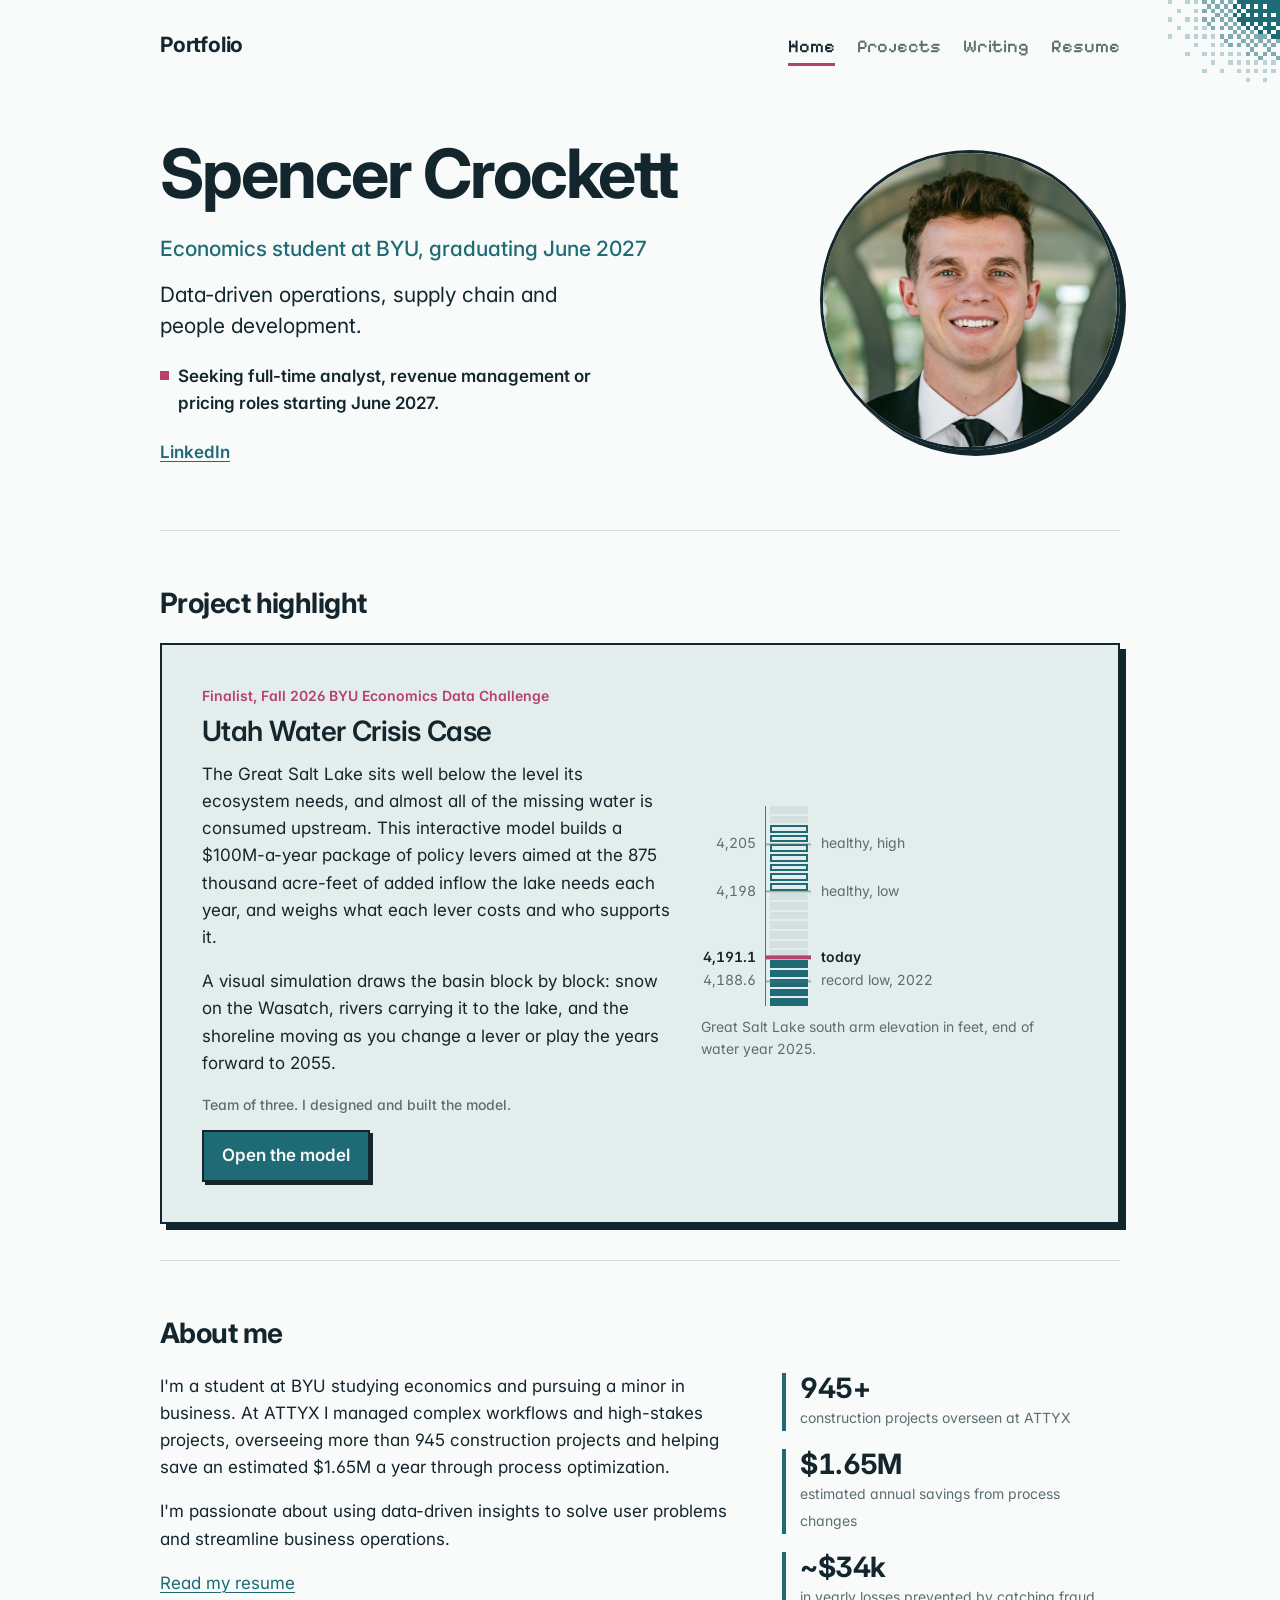
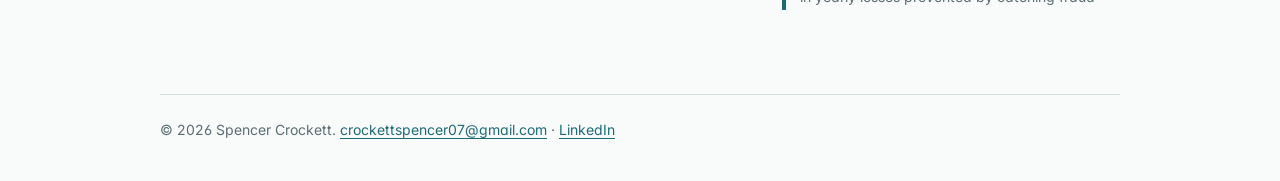
<file: index.html>
<!DOCTYPE html>
<html lang="en">
<head>
    <meta charset="UTF-8">
    <meta name="viewport" content="width=device-width, initial-scale=1.0">
    <title>Spencer Crockett | Portfolio</title>
    <meta name="description" content="Spencer Crockett, economics student at BYU focused on data-driven operations, supply chain and people development.">
    <link rel="preconnect" href="https://fonts.googleapis.com">
    <link rel="preconnect" href="https://fonts.gstatic.com" crossorigin>
    <link href="https://fonts.googleapis.com/css2?family=Inter:wght@400;500;600;700&family=Pixelify+Sans:wght@500;600&display=swap" rel="stylesheet">
    <link rel="stylesheet" href="styles/styles.css">
</head>
<body>
<svg class="pixel-fade" viewBox="0 0 26 20" shape-rendering="crispEdges" aria-hidden="true" focusable="false"><rect class="c" x="0" y="0" width="1" height="1"/><rect class="c" x="4" y="0" width="1" height="1"/><rect class="c" x="6" y="0" width="1" height="1"/><rect class="b" x="8" y="0" width="1" height="1"/><rect class="b" x="10" y="0" width="1" height="1"/><rect class="b" x="12" y="0" width="1" height="1"/><rect class="b" x="14" y="0" width="1" height="1"/><rect class="a" x="16" y="0" width="1" height="1"/><rect class="a" x="17" y="0" width="1" height="1"/><rect class="a" x="18" y="0" width="1" height="1"/><rect class="a" x="19" y="0" width="1" height="1"/><rect class="a" x="20" y="0" width="1" height="1"/><rect class="a" x="21" y="0" width="1" height="1"/><rect class="a" x="22" y="0" width="1" height="1"/><rect class="a" x="23" y="0" width="1" height="1"/><rect class="a" x="24" y="0" width="1" height="1"/><rect class="a" x="25" y="0" width="1" height="1"/><rect class="b" x="9" y="1" width="1" height="1"/><rect class="b" x="11" y="1" width="1" height="1"/><rect class="b" x="13" y="1" width="1" height="1"/><rect class="a" x="15" y="1" width="1" height="1"/><rect class="a" x="17" y="1" width="1" height="1"/><rect class="a" x="19" y="1" width="1" height="1"/><rect class="a" x="21" y="1" width="1" height="1"/><rect class="a" x="23" y="1" width="1" height="1"/><rect class="a" x="24" y="1" width="1" height="1"/><rect class="a" x="25" y="1" width="1" height="1"/><rect class="c" x="2" y="2" width="1" height="1"/><rect class="c" x="6" y="2" width="1" height="1"/><rect class="b" x="8" y="2" width="1" height="1"/><rect class="b" x="10" y="2" width="1" height="1"/><rect class="b" x="12" y="2" width="1" height="1"/><rect class="b" x="14" y="2" width="1" height="1"/><rect class="a" x="16" y="2" width="1" height="1"/><rect class="a" x="18" y="2" width="1" height="1"/><rect class="a" x="19" y="2" width="1" height="1"/><rect class="a" x="20" y="2" width="1" height="1"/><rect class="a" x="21" y="2" width="1" height="1"/><rect class="a" x="22" y="2" width="1" height="1"/><rect class="a" x="23" y="2" width="1" height="1"/><rect class="a" x="24" y="2" width="1" height="1"/><rect class="a" x="25" y="2" width="1" height="1"/><rect class="b" x="11" y="3" width="1" height="1"/><rect class="b" x="13" y="3" width="1" height="1"/><rect class="a" x="15" y="3" width="1" height="1"/><rect class="a" x="17" y="3" width="1" height="1"/><rect class="a" x="19" y="3" width="1" height="1"/><rect class="a" x="21" y="3" width="1" height="1"/><rect class="a" x="23" y="3" width="1" height="1"/><rect class="a" x="25" y="3" width="1" height="1"/><rect class="c" x="0" y="4" width="1" height="1"/><rect class="c" x="4" y="4" width="1" height="1"/><rect class="c" x="6" y="4" width="1" height="1"/><rect class="b" x="8" y="4" width="1" height="1"/><rect class="b" x="10" y="4" width="1" height="1"/><rect class="b" x="12" y="4" width="1" height="1"/><rect class="b" x="14" y="4" width="1" height="1"/><rect class="a" x="16" y="4" width="1" height="1"/><rect class="a" x="17" y="4" width="1" height="1"/><rect class="a" x="18" y="4" width="1" height="1"/><rect class="a" x="19" y="4" width="1" height="1"/><rect class="a" x="20" y="4" width="1" height="1"/><rect class="a" x="21" y="4" width="1" height="1"/><rect class="a" x="22" y="4" width="1" height="1"/><rect class="a" x="23" y="4" width="1" height="1"/><rect class="a" x="24" y="4" width="1" height="1"/><rect class="a" x="25" y="4" width="1" height="1"/><rect class="b" x="9" y="5" width="1" height="1"/><rect class="b" x="13" y="5" width="1" height="1"/><rect class="b" x="15" y="5" width="1" height="1"/><rect class="a" x="17" y="5" width="1" height="1"/><rect class="a" x="19" y="5" width="1" height="1"/><rect class="a" x="21" y="5" width="1" height="1"/><rect class="a" x="23" y="5" width="1" height="1"/><rect class="a" x="25" y="5" width="1" height="1"/><rect class="c" x="2" y="6" width="1" height="1"/><rect class="c" x="6" y="6" width="1" height="1"/><rect class="c" x="8" y="6" width="1" height="1"/><rect class="b" x="10" y="6" width="1" height="1"/><rect class="b" x="12" y="6" width="1" height="1"/><rect class="b" x="14" y="6" width="1" height="1"/><rect class="b" x="16" y="6" width="1" height="1"/><rect class="a" x="18" y="6" width="1" height="1"/><rect class="a" x="20" y="6" width="1" height="1"/><rect class="a" x="22" y="6" width="1" height="1"/><rect class="a" x="23" y="6" width="1" height="1"/><rect class="a" x="24" y="6" width="1" height="1"/><rect class="b" x="15" y="7" width="1" height="1"/><rect class="b" x="17" y="7" width="1" height="1"/><rect class="b" x="19" y="7" width="1" height="1"/><rect class="a" x="21" y="7" width="1" height="1"/><rect class="a" x="23" y="7" width="1" height="1"/><rect class="a" x="25" y="7" width="1" height="1"/><rect class="c" x="0" y="8" width="1" height="1"/><rect class="c" x="4" y="8" width="1" height="1"/><rect class="c" x="6" y="8" width="1" height="1"/><rect class="c" x="8" y="8" width="1" height="1"/><rect class="c" x="10" y="8" width="1" height="1"/><rect class="b" x="12" y="8" width="1" height="1"/><rect class="b" x="14" y="8" width="1" height="1"/><rect class="b" x="16" y="8" width="1" height="1"/><rect class="b" x="18" y="8" width="1" height="1"/><rect class="b" x="20" y="8" width="1" height="1"/><rect class="b" x="21" y="8" width="1" height="1"/><rect class="b" x="22" y="8" width="1" height="1"/><rect class="a" x="24" y="8" width="1" height="1"/><rect class="a" x="25" y="8" width="1" height="1"/><rect class="b" x="13" y="9" width="1" height="1"/><rect class="b" x="17" y="9" width="1" height="1"/><rect class="b" x="19" y="9" width="1" height="1"/><rect class="b" x="21" y="9" width="1" height="1"/><rect class="b" x="23" y="9" width="1" height="1"/><rect class="b" x="25" y="9" width="1" height="1"/><rect class="c" x="6" y="10" width="1" height="1"/><rect class="c" x="10" y="10" width="1" height="1"/><rect class="c" x="12" y="10" width="1" height="1"/><rect class="b" x="14" y="10" width="1" height="1"/><rect class="b" x="16" y="10" width="1" height="1"/><rect class="b" x="18" y="10" width="1" height="1"/><rect class="b" x="20" y="10" width="1" height="1"/><rect class="b" x="22" y="10" width="1" height="1"/><rect class="b" x="24" y="10" width="1" height="1"/><rect class="b" x="19" y="11" width="1" height="1"/><rect class="b" x="23" y="11" width="1" height="1"/><rect class="c" x="4" y="12" width="1" height="1"/><rect class="c" x="8" y="12" width="1" height="1"/><rect class="c" x="10" y="12" width="1" height="1"/><rect class="c" x="12" y="12" width="1" height="1"/><rect class="c" x="14" y="12" width="1" height="1"/><rect class="c" x="16" y="12" width="1" height="1"/><rect class="b" x="18" y="12" width="1" height="1"/><rect class="b" x="20" y="12" width="1" height="1"/><rect class="b" x="22" y="12" width="1" height="1"/><rect class="b" x="24" y="12" width="1" height="1"/><rect class="b" x="21" y="13" width="1" height="1"/><rect class="b" x="25" y="13" width="1" height="1"/><rect class="c" x="10" y="14" width="1" height="1"/><rect class="c" x="14" y="14" width="1" height="1"/><rect class="c" x="16" y="14" width="1" height="1"/><rect class="c" x="18" y="14" width="1" height="1"/><rect class="c" x="20" y="14" width="1" height="1"/><rect class="c" x="22" y="14" width="1" height="1"/><rect class="c" x="24" y="14" width="1" height="1"/><rect class="c" x="8" y="16" width="1" height="1"/><rect class="c" x="12" y="16" width="1" height="1"/><rect class="c" x="16" y="16" width="1" height="1"/><rect class="c" x="18" y="16" width="1" height="1"/><rect class="c" x="20" y="16" width="1" height="1"/><rect class="c" x="22" y="16" width="1" height="1"/><rect class="c" x="24" y="16" width="1" height="1"/><rect class="c" x="18" y="18" width="1" height="1"/><rect class="c" x="22" y="18" width="1" height="1"/></svg>

<header class="site-header">
    <a class="site-name" href="index.html">Portfolio</a>
    <nav class="site-nav" aria-label="Main">
        <a href="index.html" aria-current="page">Home</a>
        <a href="html/projects.html">Projects</a>
        <a href="html/writing.html">Writing</a>
        <a href="html/resume.html">Resume</a>
    </nav>
</header>

<main>
    <section class="intro">
        <div>
            <h1>Spencer Crockett</h1>
            <p class="role">Economics student at BYU, graduating June 2027</p>
            <p class="lede">Data-driven operations, supply chain and people development.</p>
            <p class="seeking">Seeking full-time analyst, revenue management or pricing roles starting June 2027.</p>
            <p class="intro-links">
                <a href="https://www.linkedin.com/in/spencer-crockett" target="_blank" rel="noopener">LinkedIn</a>
            </p>
        </div>
        <img class="headshot" src="images/headshot.jpg" width="720" height="720" alt="Spencer Crockett">
    </section>

    <section class="section" id="work">
        <h2>Project highlight</h2>

        <article class="feature">
            <div>
                <p class="award">Finalist, Fall 2026 BYU Economics Data Challenge</p>
                <h3>Utah Water Crisis Case</h3>
                <p>The Great Salt Lake sits well below the level its ecosystem needs, and almost all of the missing water is consumed upstream. This interactive model builds a $100M-a-year package of policy levers aimed at the 875 thousand acre-feet of added inflow the lake needs each year, and weighs what each lever costs and who supports it.</p>
                <p>A visual simulation draws the basin block by block: snow on the Wasatch, rivers carrying it to the lake, and the shoreline moving as you change a lever or play the years forward to 2055.</p>
                <p class="feature-role">Team of three. I designed and built the model.</p>
                <a class="open" href="html/water-model.html">Open the model</a>
            </div>
            <figure class="gauge" aria-label="Great Salt Lake south arm elevation: 4,191.1 feet at the end of water year 2025, against a healthy range of 4,198 to 4,205 feet and a record low of 4,188.6 feet.">
                <div class="gauge-track" aria-hidden="true">
                    <div class="gauge-blocks"><span class="water"></span><span class="water"></span><span class="water"></span><span class="water"></span><span class="water"></span><span></span><span></span><span></span><span></span><span></span><span></span><span></span><span class="healthy"></span><span class="healthy"></span><span class="healthy"></span><span class="healthy"></span><span class="healthy"></span><span class="healthy"></span><span class="healthy"></span><span></span><span></span></div>
                    <div class="gauge-mark" style="bottom:80.95%"><span class="ft">4,205</span><span class="tick"></span><span class="lbl">healthy, high</span></div>
                    <div class="gauge-mark" style="bottom:57.14%"><span class="ft">4,198</span><span class="tick"></span><span class="lbl">healthy, low</span></div>
                    <div class="gauge-mark now" style="bottom:24.29%"><span class="ft">4,191.1</span><span class="tick"></span><span class="lbl">today</span></div>
                    <div class="gauge-mark" style="bottom:12.38%"><span class="ft">4,188.6</span><span class="tick"></span><span class="lbl">record low, 2022</span></div>
                </div>
                <figcaption>Great Salt Lake south arm elevation in feet, end of water year 2025.</figcaption>
            </figure>
        </article>

    </section>

    <section class="section" id="about">
        <h2>About me</h2>
        <div class="about">
            <div>
                <p>I'm a student at BYU studying economics and pursuing a minor in business. At ATTYX I managed complex workflows and high-stakes projects, overseeing more than 945 construction projects and helping save an estimated $1.65M a year through process optimization.</p>
                <p>I'm passionate about using data-driven insights to solve user problems and streamline business operations.</p>
                <p><a href="html/resume.html">Read my resume</a></p>
            </div>
            <ul class="facts">
                <li><strong>945+</strong><span>construction projects overseen at ATTYX</span></li>
                <li><strong>$1.65M</strong><span>estimated annual savings from process changes</span></li>
                <li><strong>~$34k</strong><span>in yearly losses prevented by catching fraud</span></li>
            </ul>
        </div>
    </section>
</main>

<footer class="site-footer">
    <p>© 2026 Spencer Crockett. <a href="mailto:crockettspencer07@gmail.com">crockettspencer07@gmail.com</a> · <a href="https://www.linkedin.com/in/spencer-crockett" target="_blank" rel="noopener">LinkedIn</a></p>
</footer>

</body>
</html>
</file>
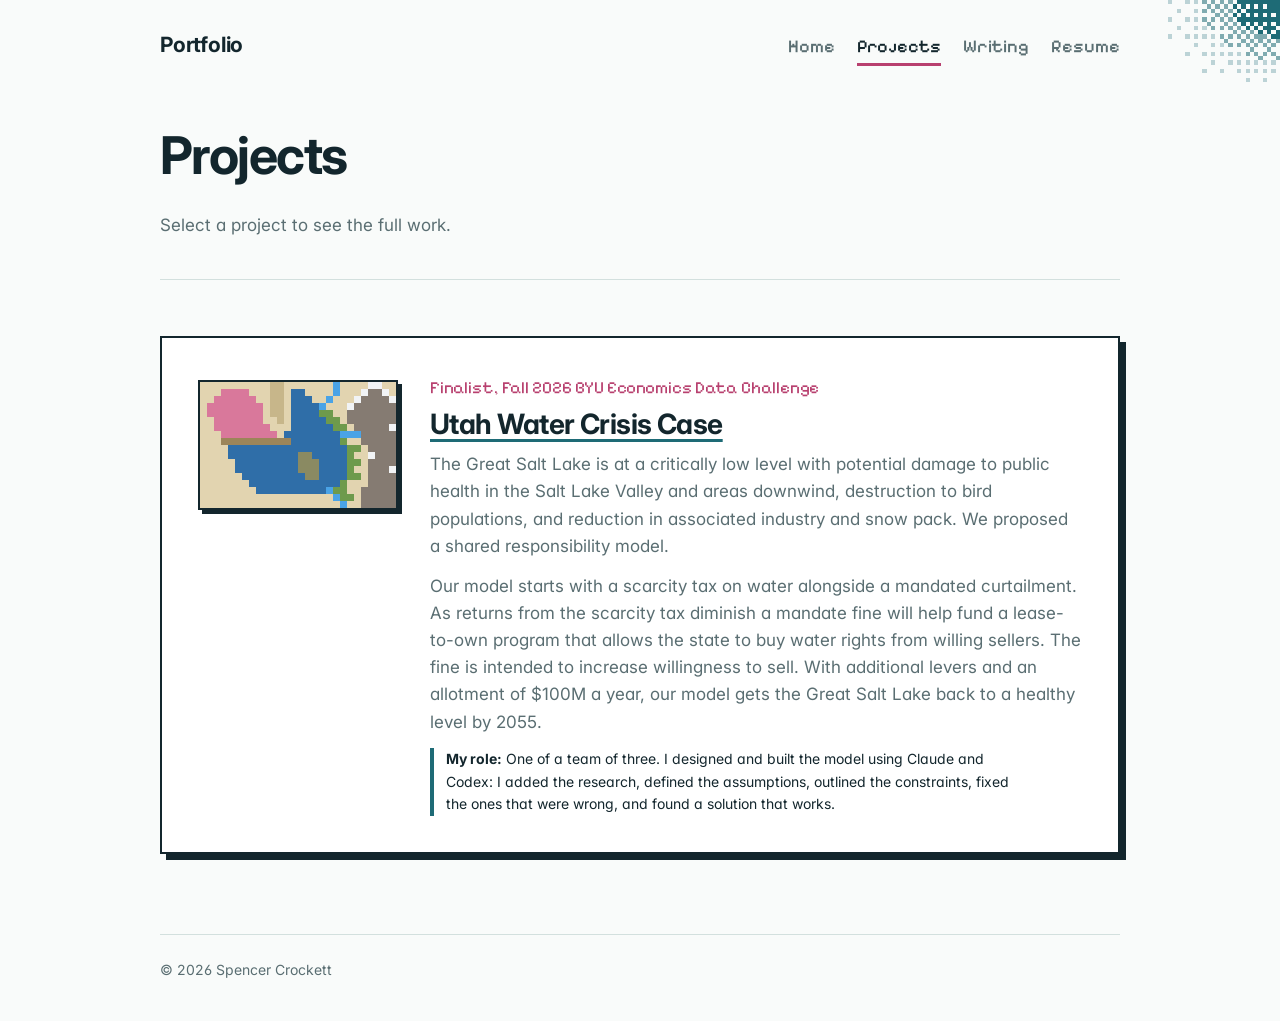
<file: html/projects.html>
<!DOCTYPE html>
<html lang="en">
<head>
    <meta charset="UTF-8">
    <meta name="viewport" content="width=device-width, initial-scale=1.0">
    <title>Projects | Spencer Crockett</title>
    <link rel="preconnect" href="https://fonts.googleapis.com">
    <link rel="preconnect" href="https://fonts.gstatic.com" crossorigin>
    <link href="https://fonts.googleapis.com/css2?family=Inter:wght@400;500;600;700&family=Pixelify+Sans:wght@500;600&display=swap" rel="stylesheet">
    <link rel="stylesheet" href="../styles/styles.css">
</head>
<body>
<svg class="pixel-fade" viewBox="0 0 26 20" shape-rendering="crispEdges" aria-hidden="true" focusable="false"><rect class="c" x="0" y="0" width="1" height="1"/><rect class="c" x="4" y="0" width="1" height="1"/><rect class="c" x="6" y="0" width="1" height="1"/><rect class="b" x="8" y="0" width="1" height="1"/><rect class="b" x="10" y="0" width="1" height="1"/><rect class="b" x="12" y="0" width="1" height="1"/><rect class="b" x="14" y="0" width="1" height="1"/><rect class="a" x="16" y="0" width="1" height="1"/><rect class="a" x="17" y="0" width="1" height="1"/><rect class="a" x="18" y="0" width="1" height="1"/><rect class="a" x="19" y="0" width="1" height="1"/><rect class="a" x="20" y="0" width="1" height="1"/><rect class="a" x="21" y="0" width="1" height="1"/><rect class="a" x="22" y="0" width="1" height="1"/><rect class="a" x="23" y="0" width="1" height="1"/><rect class="a" x="24" y="0" width="1" height="1"/><rect class="a" x="25" y="0" width="1" height="1"/><rect class="b" x="9" y="1" width="1" height="1"/><rect class="b" x="11" y="1" width="1" height="1"/><rect class="b" x="13" y="1" width="1" height="1"/><rect class="a" x="15" y="1" width="1" height="1"/><rect class="a" x="17" y="1" width="1" height="1"/><rect class="a" x="19" y="1" width="1" height="1"/><rect class="a" x="21" y="1" width="1" height="1"/><rect class="a" x="23" y="1" width="1" height="1"/><rect class="a" x="24" y="1" width="1" height="1"/><rect class="a" x="25" y="1" width="1" height="1"/><rect class="c" x="2" y="2" width="1" height="1"/><rect class="c" x="6" y="2" width="1" height="1"/><rect class="b" x="8" y="2" width="1" height="1"/><rect class="b" x="10" y="2" width="1" height="1"/><rect class="b" x="12" y="2" width="1" height="1"/><rect class="b" x="14" y="2" width="1" height="1"/><rect class="a" x="16" y="2" width="1" height="1"/><rect class="a" x="18" y="2" width="1" height="1"/><rect class="a" x="19" y="2" width="1" height="1"/><rect class="a" x="20" y="2" width="1" height="1"/><rect class="a" x="21" y="2" width="1" height="1"/><rect class="a" x="22" y="2" width="1" height="1"/><rect class="a" x="23" y="2" width="1" height="1"/><rect class="a" x="24" y="2" width="1" height="1"/><rect class="a" x="25" y="2" width="1" height="1"/><rect class="b" x="11" y="3" width="1" height="1"/><rect class="b" x="13" y="3" width="1" height="1"/><rect class="a" x="15" y="3" width="1" height="1"/><rect class="a" x="17" y="3" width="1" height="1"/><rect class="a" x="19" y="3" width="1" height="1"/><rect class="a" x="21" y="3" width="1" height="1"/><rect class="a" x="23" y="3" width="1" height="1"/><rect class="a" x="25" y="3" width="1" height="1"/><rect class="c" x="0" y="4" width="1" height="1"/><rect class="c" x="4" y="4" width="1" height="1"/><rect class="c" x="6" y="4" width="1" height="1"/><rect class="b" x="8" y="4" width="1" height="1"/><rect class="b" x="10" y="4" width="1" height="1"/><rect class="b" x="12" y="4" width="1" height="1"/><rect class="b" x="14" y="4" width="1" height="1"/><rect class="a" x="16" y="4" width="1" height="1"/><rect class="a" x="17" y="4" width="1" height="1"/><rect class="a" x="18" y="4" width="1" height="1"/><rect class="a" x="19" y="4" width="1" height="1"/><rect class="a" x="20" y="4" width="1" height="1"/><rect class="a" x="21" y="4" width="1" height="1"/><rect class="a" x="22" y="4" width="1" height="1"/><rect class="a" x="23" y="4" width="1" height="1"/><rect class="a" x="24" y="4" width="1" height="1"/><rect class="a" x="25" y="4" width="1" height="1"/><rect class="b" x="9" y="5" width="1" height="1"/><rect class="b" x="13" y="5" width="1" height="1"/><rect class="b" x="15" y="5" width="1" height="1"/><rect class="a" x="17" y="5" width="1" height="1"/><rect class="a" x="19" y="5" width="1" height="1"/><rect class="a" x="21" y="5" width="1" height="1"/><rect class="a" x="23" y="5" width="1" height="1"/><rect class="a" x="25" y="5" width="1" height="1"/><rect class="c" x="2" y="6" width="1" height="1"/><rect class="c" x="6" y="6" width="1" height="1"/><rect class="c" x="8" y="6" width="1" height="1"/><rect class="b" x="10" y="6" width="1" height="1"/><rect class="b" x="12" y="6" width="1" height="1"/><rect class="b" x="14" y="6" width="1" height="1"/><rect class="b" x="16" y="6" width="1" height="1"/><rect class="a" x="18" y="6" width="1" height="1"/><rect class="a" x="20" y="6" width="1" height="1"/><rect class="a" x="22" y="6" width="1" height="1"/><rect class="a" x="23" y="6" width="1" height="1"/><rect class="a" x="24" y="6" width="1" height="1"/><rect class="b" x="15" y="7" width="1" height="1"/><rect class="b" x="17" y="7" width="1" height="1"/><rect class="b" x="19" y="7" width="1" height="1"/><rect class="a" x="21" y="7" width="1" height="1"/><rect class="a" x="23" y="7" width="1" height="1"/><rect class="a" x="25" y="7" width="1" height="1"/><rect class="c" x="0" y="8" width="1" height="1"/><rect class="c" x="4" y="8" width="1" height="1"/><rect class="c" x="6" y="8" width="1" height="1"/><rect class="c" x="8" y="8" width="1" height="1"/><rect class="c" x="10" y="8" width="1" height="1"/><rect class="b" x="12" y="8" width="1" height="1"/><rect class="b" x="14" y="8" width="1" height="1"/><rect class="b" x="16" y="8" width="1" height="1"/><rect class="b" x="18" y="8" width="1" height="1"/><rect class="b" x="20" y="8" width="1" height="1"/><rect class="b" x="21" y="8" width="1" height="1"/><rect class="b" x="22" y="8" width="1" height="1"/><rect class="a" x="24" y="8" width="1" height="1"/><rect class="a" x="25" y="8" width="1" height="1"/><rect class="b" x="13" y="9" width="1" height="1"/><rect class="b" x="17" y="9" width="1" height="1"/><rect class="b" x="19" y="9" width="1" height="1"/><rect class="b" x="21" y="9" width="1" height="1"/><rect class="b" x="23" y="9" width="1" height="1"/><rect class="b" x="25" y="9" width="1" height="1"/><rect class="c" x="6" y="10" width="1" height="1"/><rect class="c" x="10" y="10" width="1" height="1"/><rect class="c" x="12" y="10" width="1" height="1"/><rect class="b" x="14" y="10" width="1" height="1"/><rect class="b" x="16" y="10" width="1" height="1"/><rect class="b" x="18" y="10" width="1" height="1"/><rect class="b" x="20" y="10" width="1" height="1"/><rect class="b" x="22" y="10" width="1" height="1"/><rect class="b" x="24" y="10" width="1" height="1"/><rect class="b" x="19" y="11" width="1" height="1"/><rect class="b" x="23" y="11" width="1" height="1"/><rect class="c" x="4" y="12" width="1" height="1"/><rect class="c" x="8" y="12" width="1" height="1"/><rect class="c" x="10" y="12" width="1" height="1"/><rect class="c" x="12" y="12" width="1" height="1"/><rect class="c" x="14" y="12" width="1" height="1"/><rect class="c" x="16" y="12" width="1" height="1"/><rect class="b" x="18" y="12" width="1" height="1"/><rect class="b" x="20" y="12" width="1" height="1"/><rect class="b" x="22" y="12" width="1" height="1"/><rect class="b" x="24" y="12" width="1" height="1"/><rect class="b" x="21" y="13" width="1" height="1"/><rect class="b" x="25" y="13" width="1" height="1"/><rect class="c" x="10" y="14" width="1" height="1"/><rect class="c" x="14" y="14" width="1" height="1"/><rect class="c" x="16" y="14" width="1" height="1"/><rect class="c" x="18" y="14" width="1" height="1"/><rect class="c" x="20" y="14" width="1" height="1"/><rect class="c" x="22" y="14" width="1" height="1"/><rect class="c" x="24" y="14" width="1" height="1"/><rect class="c" x="8" y="16" width="1" height="1"/><rect class="c" x="12" y="16" width="1" height="1"/><rect class="c" x="16" y="16" width="1" height="1"/><rect class="c" x="18" y="16" width="1" height="1"/><rect class="c" x="20" y="16" width="1" height="1"/><rect class="c" x="22" y="16" width="1" height="1"/><rect class="c" x="24" y="16" width="1" height="1"/><rect class="c" x="18" y="18" width="1" height="1"/><rect class="c" x="22" y="18" width="1" height="1"/></svg>

<header class="site-header">
    <a class="site-name" href="../index.html">Portfolio</a>
    <nav class="site-nav" aria-label="Main">
        <a href="../index.html">Home</a>
        <a href="projects.html" aria-current="page">Projects</a>
        <a href="writing.html">Writing</a>
        <a href="resume.html">Resume</a>
    </nav>
</header>

<main>
    <section class="page-head">
        <h1>Projects</h1>
        <p>Select a project to see the full work.</p>
    </section>

    <section class="section">
        <ul class="project-list">
            <li class="project-item">
                <svg class="project-icon" viewBox="0 0 28 18" shape-rendering="crispEdges" aria-hidden="true" focusable="false"><rect x="0" y="0" width="10" height="1" fill="#e2d4b0"/><rect x="10" y="0" width="2" height="1" fill="#c7b68a"/><rect x="12" y="0" width="7" height="1" fill="#e2d4b0"/><rect x="19" y="0" width="1" height="1" fill="#4aa3e6"/><rect x="20" y="0" width="4" height="1" fill="#e2d4b0"/><rect x="24" y="0" width="2" height="1" fill="#f1f3f5"/><rect x="26" y="0" width="2" height="1" fill="#e2d4b0"/><rect x="0" y="1" width="3" height="1" fill="#e2d4b0"/><rect x="3" y="1" width="4" height="1" fill="#d9789b"/><rect x="7" y="1" width="3" height="1" fill="#e2d4b0"/><rect x="10" y="1" width="2" height="1" fill="#c7b68a"/><rect x="12" y="1" width="1" height="1" fill="#e2d4b0"/><rect x="13" y="1" width="2" height="1" fill="#2f6ea8"/><rect x="15" y="1" width="4" height="1" fill="#e2d4b0"/><rect x="19" y="1" width="1" height="1" fill="#4aa3e6"/><rect x="20" y="1" width="3" height="1" fill="#e2d4b0"/><rect x="23" y="1" width="1" height="1" fill="#f1f3f5"/><rect x="24" y="1" width="2" height="1" fill="#857b72"/><rect x="26" y="1" width="1" height="1" fill="#f1f3f5"/><rect x="27" y="1" width="1" height="1" fill="#e2d4b0"/><rect x="0" y="2" width="2" height="1" fill="#e2d4b0"/><rect x="2" y="2" width="6" height="1" fill="#d9789b"/><rect x="8" y="2" width="2" height="1" fill="#e2d4b0"/><rect x="10" y="2" width="2" height="1" fill="#c7b68a"/><rect x="12" y="2" width="1" height="1" fill="#e2d4b0"/><rect x="13" y="2" width="3" height="1" fill="#2f6ea8"/><rect x="16" y="2" width="2" height="1" fill="#e2d4b0"/><rect x="18" y="2" width="1" height="1" fill="#4aa3e6"/><rect x="19" y="2" width="3" height="1" fill="#e2d4b0"/><rect x="22" y="2" width="1" height="1" fill="#f1f3f5"/><rect x="23" y="2" width="4" height="1" fill="#857b72"/><rect x="27" y="2" width="1" height="1" fill="#f1f3f5"/><rect x="0" y="3" width="1" height="1" fill="#e2d4b0"/><rect x="1" y="3" width="8" height="1" fill="#d9789b"/><rect x="9" y="3" width="1" height="1" fill="#e2d4b0"/><rect x="10" y="3" width="2" height="1" fill="#c7b68a"/><rect x="12" y="3" width="1" height="1" fill="#e2d4b0"/><rect x="13" y="3" width="4" height="1" fill="#2f6ea8"/><rect x="17" y="3" width="1" height="1" fill="#4aa3e6"/><rect x="18" y="3" width="3" height="1" fill="#e2d4b0"/><rect x="21" y="3" width="1" height="1" fill="#f1f3f5"/><rect x="22" y="3" width="6" height="1" fill="#857b72"/><rect x="0" y="4" width="1" height="1" fill="#e2d4b0"/><rect x="1" y="4" width="8" height="1" fill="#d9789b"/><rect x="9" y="4" width="1" height="1" fill="#e2d4b0"/><rect x="10" y="4" width="2" height="1" fill="#c7b68a"/><rect x="12" y="4" width="1" height="1" fill="#e2d4b0"/><rect x="13" y="4" width="4" height="1" fill="#2f6ea8"/><rect x="17" y="4" width="2" height="1" fill="#6e9a4c"/><rect x="19" y="4" width="2" height="1" fill="#e2d4b0"/><rect x="21" y="4" width="7" height="1" fill="#857b72"/><rect x="0" y="5" width="2" height="1" fill="#e2d4b0"/><rect x="2" y="5" width="7" height="1" fill="#d9789b"/><rect x="9" y="5" width="2" height="1" fill="#e2d4b0"/><rect x="11" y="5" width="1" height="1" fill="#c7b68a"/><rect x="12" y="5" width="1" height="1" fill="#e2d4b0"/><rect x="13" y="5" width="5" height="1" fill="#2f6ea8"/><rect x="18" y="5" width="2" height="1" fill="#6e9a4c"/><rect x="20" y="5" width="1" height="1" fill="#e2d4b0"/><rect x="21" y="5" width="7" height="1" fill="#857b72"/><rect x="0" y="6" width="2" height="1" fill="#e2d4b0"/><rect x="2" y="6" width="8" height="1" fill="#d9789b"/><rect x="10" y="6" width="3" height="1" fill="#e2d4b0"/><rect x="13" y="6" width="6" height="1" fill="#2f6ea8"/><rect x="19" y="6" width="2" height="1" fill="#6e9a4c"/><rect x="21" y="6" width="1" height="1" fill="#e2d4b0"/><rect x="22" y="6" width="5" height="1" fill="#857b72"/><rect x="27" y="6" width="1" height="1" fill="#f1f3f5"/><rect x="0" y="7" width="3" height="1" fill="#e2d4b0"/><rect x="3" y="7" width="8" height="1" fill="#d9789b"/><rect x="11" y="7" width="1" height="1" fill="#e2d4b0"/><rect x="12" y="7" width="8" height="1" fill="#2f6ea8"/><rect x="20" y="7" width="3" height="1" fill="#4aa3e6"/><rect x="23" y="7" width="5" height="1" fill="#857b72"/><rect x="0" y="8" width="3" height="1" fill="#e2d4b0"/><rect x="3" y="8" width="10" height="1" fill="#9c8559"/><rect x="13" y="8" width="7" height="1" fill="#2f6ea8"/><rect x="20" y="8" width="1" height="1" fill="#6e9a4c"/><rect x="21" y="8" width="2" height="1" fill="#e2d4b0"/><rect x="23" y="8" width="5" height="1" fill="#857b72"/><rect x="0" y="9" width="4" height="1" fill="#e2d4b0"/><rect x="4" y="9" width="17" height="1" fill="#2f6ea8"/><rect x="21" y="9" width="2" height="1" fill="#6e9a4c"/><rect x="23" y="9" width="1" height="1" fill="#e2d4b0"/><rect x="24" y="9" width="4" height="1" fill="#857b72"/><rect x="0" y="10" width="4" height="1" fill="#e2d4b0"/><rect x="4" y="10" width="10" height="1" fill="#2f6ea8"/><rect x="14" y="10" width="2" height="1" fill="#8a8a62"/><rect x="16" y="10" width="5" height="1" fill="#2f6ea8"/><rect x="21" y="10" width="1" height="1" fill="#6e9a4c"/><rect x="22" y="10" width="2" height="1" fill="#e2d4b0"/><rect x="24" y="10" width="1" height="1" fill="#f1f3f5"/><rect x="25" y="10" width="3" height="1" fill="#857b72"/><rect x="0" y="11" width="5" height="1" fill="#e2d4b0"/><rect x="5" y="11" width="9" height="1" fill="#2f6ea8"/><rect x="14" y="11" width="3" height="1" fill="#8a8a62"/><rect x="17" y="11" width="4" height="1" fill="#2f6ea8"/><rect x="21" y="11" width="2" height="1" fill="#6e9a4c"/><rect x="23" y="11" width="1" height="1" fill="#e2d4b0"/><rect x="24" y="11" width="4" height="1" fill="#857b72"/><rect x="0" y="12" width="5" height="1" fill="#e2d4b0"/><rect x="5" y="12" width="9" height="1" fill="#2f6ea8"/><rect x="14" y="12" width="3" height="1" fill="#8a8a62"/><rect x="17" y="12" width="4" height="1" fill="#2f6ea8"/><rect x="21" y="12" width="1" height="1" fill="#6e9a4c"/><rect x="22" y="12" width="2" height="1" fill="#e2d4b0"/><rect x="24" y="12" width="3" height="1" fill="#857b72"/><rect x="27" y="12" width="1" height="1" fill="#f1f3f5"/><rect x="0" y="13" width="6" height="1" fill="#e2d4b0"/><rect x="6" y="13" width="9" height="1" fill="#2f6ea8"/><rect x="15" y="13" width="2" height="1" fill="#8a8a62"/><rect x="17" y="13" width="4" height="1" fill="#2f6ea8"/><rect x="21" y="13" width="2" height="1" fill="#6e9a4c"/><rect x="23" y="13" width="1" height="1" fill="#e2d4b0"/><rect x="24" y="13" width="4" height="1" fill="#857b72"/><rect x="0" y="14" width="7" height="1" fill="#e2d4b0"/><rect x="7" y="14" width="13" height="1" fill="#2f6ea8"/><rect x="20" y="14" width="1" height="1" fill="#6e9a4c"/><rect x="21" y="14" width="3" height="1" fill="#e2d4b0"/><rect x="24" y="14" width="4" height="1" fill="#857b72"/><rect x="0" y="15" width="8" height="1" fill="#e2d4b0"/><rect x="8" y="15" width="10" height="1" fill="#2f6ea8"/><rect x="18" y="15" width="1" height="1" fill="#4aa3e6"/><rect x="19" y="15" width="2" height="1" fill="#6e9a4c"/><rect x="21" y="15" width="2" height="1" fill="#e2d4b0"/><rect x="23" y="15" width="5" height="1" fill="#857b72"/><rect x="0" y="16" width="19" height="1" fill="#e2d4b0"/><rect x="19" y="16" width="1" height="1" fill="#4aa3e6"/><rect x="20" y="16" width="2" height="1" fill="#6e9a4c"/><rect x="22" y="16" width="1" height="1" fill="#e2d4b0"/><rect x="23" y="16" width="5" height="1" fill="#857b72"/><rect x="0" y="17" width="20" height="1" fill="#e2d4b0"/><rect x="20" y="17" width="1" height="1" fill="#4aa3e6"/><rect x="21" y="17" width="2" height="1" fill="#e2d4b0"/><rect x="23" y="17" width="5" height="1" fill="#857b72"/></svg>
                <div class="project-body">
                    <p class="kind">Finalist, Fall 2026 BYU Economics Data Challenge</p>
                    <h2><a href="water-model.html">Utah Water Crisis Case</a></h2>
                    <p class="project-summary">The Great Salt Lake is at a critically low level with potential damage to public health in the Salt Lake Valley and areas downwind, destruction to bird populations, and reduction in associated industry and snow pack. We proposed a shared responsibility model.</p>
                    <p class="project-summary">Our model starts with a scarcity tax on water alongside a mandated curtailment. As returns from the scarcity tax diminish a mandate fine will help fund a lease-to-own program that allows the state to buy water rights from willing sellers. The fine is intended to increase willingness to sell. With additional levers and an allotment of $100M a year, our model gets the Great Salt Lake back to a healthy level by 2055.</p>
                    <p class="project-role"><strong>My role:</strong> One of a team of three. I designed and built the model using Claude and Codex: I added the research, defined the assumptions, outlined the constraints, fixed the ones that were wrong, and found a solution that works.</p>
                </div>
            </li>
        </ul>
    </section>
</main>

<footer class="site-footer">
    <p>© 2026 Spencer Crockett</p>
</footer>

</body>
</html>
</file>
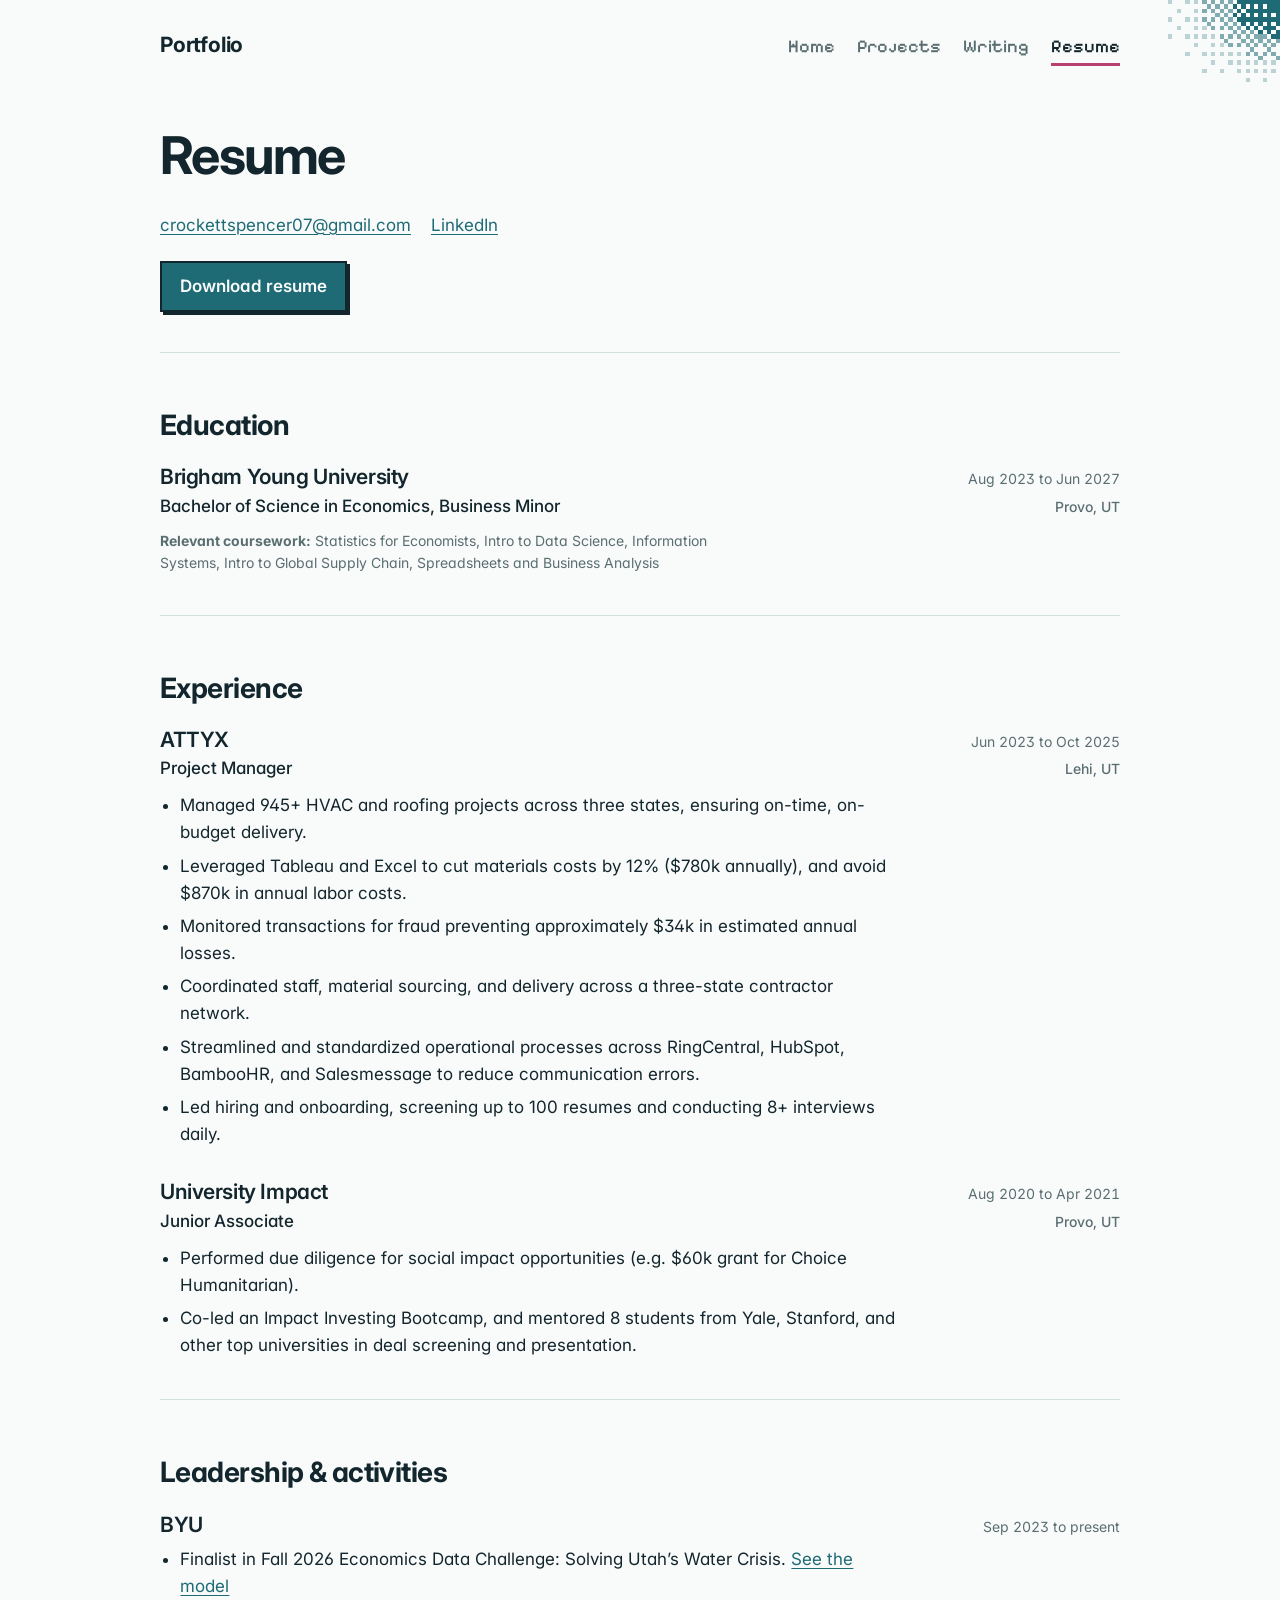
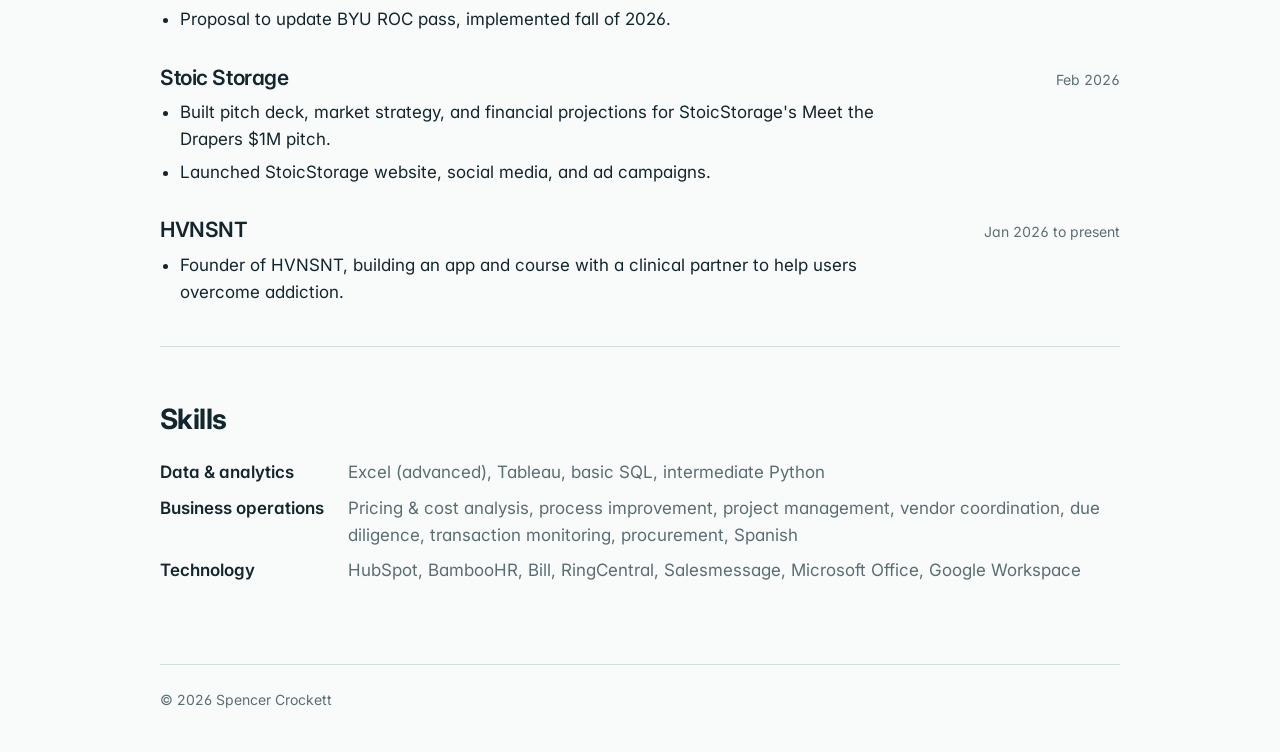
<file: html/resume.html>
<!DOCTYPE html>
<html lang="en">
<head>
    <meta charset="UTF-8">
    <meta name="viewport" content="width=device-width, initial-scale=1.0">
    <title>Resume | Spencer Crockett</title>
    <link rel="preconnect" href="https://fonts.googleapis.com">
    <link rel="preconnect" href="https://fonts.gstatic.com" crossorigin>
    <link href="https://fonts.googleapis.com/css2?family=Inter:wght@400;500;600;700&family=Pixelify+Sans:wght@500;600&display=swap" rel="stylesheet">
    <link rel="stylesheet" href="../styles/styles.css">
</head>
<body>
<svg class="pixel-fade" viewBox="0 0 26 20" shape-rendering="crispEdges" aria-hidden="true" focusable="false"><rect class="c" x="0" y="0" width="1" height="1"/><rect class="c" x="4" y="0" width="1" height="1"/><rect class="c" x="6" y="0" width="1" height="1"/><rect class="b" x="8" y="0" width="1" height="1"/><rect class="b" x="10" y="0" width="1" height="1"/><rect class="b" x="12" y="0" width="1" height="1"/><rect class="b" x="14" y="0" width="1" height="1"/><rect class="a" x="16" y="0" width="1" height="1"/><rect class="a" x="17" y="0" width="1" height="1"/><rect class="a" x="18" y="0" width="1" height="1"/><rect class="a" x="19" y="0" width="1" height="1"/><rect class="a" x="20" y="0" width="1" height="1"/><rect class="a" x="21" y="0" width="1" height="1"/><rect class="a" x="22" y="0" width="1" height="1"/><rect class="a" x="23" y="0" width="1" height="1"/><rect class="a" x="24" y="0" width="1" height="1"/><rect class="a" x="25" y="0" width="1" height="1"/><rect class="b" x="9" y="1" width="1" height="1"/><rect class="b" x="11" y="1" width="1" height="1"/><rect class="b" x="13" y="1" width="1" height="1"/><rect class="a" x="15" y="1" width="1" height="1"/><rect class="a" x="17" y="1" width="1" height="1"/><rect class="a" x="19" y="1" width="1" height="1"/><rect class="a" x="21" y="1" width="1" height="1"/><rect class="a" x="23" y="1" width="1" height="1"/><rect class="a" x="24" y="1" width="1" height="1"/><rect class="a" x="25" y="1" width="1" height="1"/><rect class="c" x="2" y="2" width="1" height="1"/><rect class="c" x="6" y="2" width="1" height="1"/><rect class="b" x="8" y="2" width="1" height="1"/><rect class="b" x="10" y="2" width="1" height="1"/><rect class="b" x="12" y="2" width="1" height="1"/><rect class="b" x="14" y="2" width="1" height="1"/><rect class="a" x="16" y="2" width="1" height="1"/><rect class="a" x="18" y="2" width="1" height="1"/><rect class="a" x="19" y="2" width="1" height="1"/><rect class="a" x="20" y="2" width="1" height="1"/><rect class="a" x="21" y="2" width="1" height="1"/><rect class="a" x="22" y="2" width="1" height="1"/><rect class="a" x="23" y="2" width="1" height="1"/><rect class="a" x="24" y="2" width="1" height="1"/><rect class="a" x="25" y="2" width="1" height="1"/><rect class="b" x="11" y="3" width="1" height="1"/><rect class="b" x="13" y="3" width="1" height="1"/><rect class="a" x="15" y="3" width="1" height="1"/><rect class="a" x="17" y="3" width="1" height="1"/><rect class="a" x="19" y="3" width="1" height="1"/><rect class="a" x="21" y="3" width="1" height="1"/><rect class="a" x="23" y="3" width="1" height="1"/><rect class="a" x="25" y="3" width="1" height="1"/><rect class="c" x="0" y="4" width="1" height="1"/><rect class="c" x="4" y="4" width="1" height="1"/><rect class="c" x="6" y="4" width="1" height="1"/><rect class="b" x="8" y="4" width="1" height="1"/><rect class="b" x="10" y="4" width="1" height="1"/><rect class="b" x="12" y="4" width="1" height="1"/><rect class="b" x="14" y="4" width="1" height="1"/><rect class="a" x="16" y="4" width="1" height="1"/><rect class="a" x="17" y="4" width="1" height="1"/><rect class="a" x="18" y="4" width="1" height="1"/><rect class="a" x="19" y="4" width="1" height="1"/><rect class="a" x="20" y="4" width="1" height="1"/><rect class="a" x="21" y="4" width="1" height="1"/><rect class="a" x="22" y="4" width="1" height="1"/><rect class="a" x="23" y="4" width="1" height="1"/><rect class="a" x="24" y="4" width="1" height="1"/><rect class="a" x="25" y="4" width="1" height="1"/><rect class="b" x="9" y="5" width="1" height="1"/><rect class="b" x="13" y="5" width="1" height="1"/><rect class="b" x="15" y="5" width="1" height="1"/><rect class="a" x="17" y="5" width="1" height="1"/><rect class="a" x="19" y="5" width="1" height="1"/><rect class="a" x="21" y="5" width="1" height="1"/><rect class="a" x="23" y="5" width="1" height="1"/><rect class="a" x="25" y="5" width="1" height="1"/><rect class="c" x="2" y="6" width="1" height="1"/><rect class="c" x="6" y="6" width="1" height="1"/><rect class="c" x="8" y="6" width="1" height="1"/><rect class="b" x="10" y="6" width="1" height="1"/><rect class="b" x="12" y="6" width="1" height="1"/><rect class="b" x="14" y="6" width="1" height="1"/><rect class="b" x="16" y="6" width="1" height="1"/><rect class="a" x="18" y="6" width="1" height="1"/><rect class="a" x="20" y="6" width="1" height="1"/><rect class="a" x="22" y="6" width="1" height="1"/><rect class="a" x="23" y="6" width="1" height="1"/><rect class="a" x="24" y="6" width="1" height="1"/><rect class="b" x="15" y="7" width="1" height="1"/><rect class="b" x="17" y="7" width="1" height="1"/><rect class="b" x="19" y="7" width="1" height="1"/><rect class="a" x="21" y="7" width="1" height="1"/><rect class="a" x="23" y="7" width="1" height="1"/><rect class="a" x="25" y="7" width="1" height="1"/><rect class="c" x="0" y="8" width="1" height="1"/><rect class="c" x="4" y="8" width="1" height="1"/><rect class="c" x="6" y="8" width="1" height="1"/><rect class="c" x="8" y="8" width="1" height="1"/><rect class="c" x="10" y="8" width="1" height="1"/><rect class="b" x="12" y="8" width="1" height="1"/><rect class="b" x="14" y="8" width="1" height="1"/><rect class="b" x="16" y="8" width="1" height="1"/><rect class="b" x="18" y="8" width="1" height="1"/><rect class="b" x="20" y="8" width="1" height="1"/><rect class="b" x="21" y="8" width="1" height="1"/><rect class="b" x="22" y="8" width="1" height="1"/><rect class="a" x="24" y="8" width="1" height="1"/><rect class="a" x="25" y="8" width="1" height="1"/><rect class="b" x="13" y="9" width="1" height="1"/><rect class="b" x="17" y="9" width="1" height="1"/><rect class="b" x="19" y="9" width="1" height="1"/><rect class="b" x="21" y="9" width="1" height="1"/><rect class="b" x="23" y="9" width="1" height="1"/><rect class="b" x="25" y="9" width="1" height="1"/><rect class="c" x="6" y="10" width="1" height="1"/><rect class="c" x="10" y="10" width="1" height="1"/><rect class="c" x="12" y="10" width="1" height="1"/><rect class="b" x="14" y="10" width="1" height="1"/><rect class="b" x="16" y="10" width="1" height="1"/><rect class="b" x="18" y="10" width="1" height="1"/><rect class="b" x="20" y="10" width="1" height="1"/><rect class="b" x="22" y="10" width="1" height="1"/><rect class="b" x="24" y="10" width="1" height="1"/><rect class="b" x="19" y="11" width="1" height="1"/><rect class="b" x="23" y="11" width="1" height="1"/><rect class="c" x="4" y="12" width="1" height="1"/><rect class="c" x="8" y="12" width="1" height="1"/><rect class="c" x="10" y="12" width="1" height="1"/><rect class="c" x="12" y="12" width="1" height="1"/><rect class="c" x="14" y="12" width="1" height="1"/><rect class="c" x="16" y="12" width="1" height="1"/><rect class="b" x="18" y="12" width="1" height="1"/><rect class="b" x="20" y="12" width="1" height="1"/><rect class="b" x="22" y="12" width="1" height="1"/><rect class="b" x="24" y="12" width="1" height="1"/><rect class="b" x="21" y="13" width="1" height="1"/><rect class="b" x="25" y="13" width="1" height="1"/><rect class="c" x="10" y="14" width="1" height="1"/><rect class="c" x="14" y="14" width="1" height="1"/><rect class="c" x="16" y="14" width="1" height="1"/><rect class="c" x="18" y="14" width="1" height="1"/><rect class="c" x="20" y="14" width="1" height="1"/><rect class="c" x="22" y="14" width="1" height="1"/><rect class="c" x="24" y="14" width="1" height="1"/><rect class="c" x="8" y="16" width="1" height="1"/><rect class="c" x="12" y="16" width="1" height="1"/><rect class="c" x="16" y="16" width="1" height="1"/><rect class="c" x="18" y="16" width="1" height="1"/><rect class="c" x="20" y="16" width="1" height="1"/><rect class="c" x="22" y="16" width="1" height="1"/><rect class="c" x="24" y="16" width="1" height="1"/><rect class="c" x="18" y="18" width="1" height="1"/><rect class="c" x="22" y="18" width="1" height="1"/></svg>

<header class="site-header">
    <a class="site-name" href="../index.html">Portfolio</a>
    <nav class="site-nav" aria-label="Main">
        <a href="../index.html">Home</a>
        <a href="projects.html">Projects</a>
        <a href="writing.html">Writing</a>
        <a href="resume.html" aria-current="page">Resume</a>
    </nav>
</header>

<main>
    <section class="resume-head">
        <h1>Resume</h1>
        <p class="contact">
            <a href="mailto:crockettspencer07@gmail.com">crockettspencer07@gmail.com</a>
            <a href="https://www.linkedin.com/in/spencer-crockett">LinkedIn</a>
        </p>
        <p class="resume-download"><a class="btn" href="../files/Spencer-Crockett-Resume.pdf" download>Download resume</a></p>
    </section>

    <section class="section">
        <h2>Education</h2>
        <div class="entry">
            <div class="entry-head">
                <h3>Brigham Young University</h3>
                <p class="when">Aug 2023 to Jun 2027</p>
            </div>
            <div class="entry-head sub">
                <p>Bachelor of Science in Economics, Business Minor</p>
                <p class="where">Provo, UT</p>
            </div>
            <p class="coursework"><strong>Relevant coursework:</strong> Statistics for Economists, Intro to Data Science, Information Systems, Intro to Global Supply Chain, Spreadsheets and Business Analysis</p>
        </div>
    </section>

    <section class="section">
        <h2>Experience</h2>

        <div class="entry">
            <div class="entry-head">
                <h3>ATTYX</h3>
                <p class="when">Jun 2023 to Oct 2025</p>
            </div>
            <div class="entry-head sub">
                <p>Project Manager</p>
                <p class="where">Lehi, UT</p>
            </div>
            <ul>
                <li>Managed 945+ HVAC and roofing projects across three states, ensuring on-time, on-budget delivery.</li>
                <li>Leveraged Tableau and Excel to cut materials costs by 12% ($780k annually), and avoid $870k in annual labor costs.</li>
                <li>Monitored transactions for fraud preventing approximately $34k in estimated annual losses.</li>
                <li>Coordinated staff, material sourcing, and delivery across a three-state contractor network.</li>
                <li>Streamlined and standardized operational processes across RingCentral, HubSpot, BambooHR, and Salesmessage to reduce communication errors.</li>
                <li>Led hiring and onboarding, screening up to 100 resumes and conducting 8+ interviews daily.</li>
            </ul>
        </div>

        <div class="entry">
            <div class="entry-head">
                <h3>University Impact</h3>
                <p class="when">Aug 2020 to Apr 2021</p>
            </div>
            <div class="entry-head sub">
                <p>Junior Associate</p>
                <p class="where">Provo, UT</p>
            </div>
            <ul>
                <li>Performed due diligence for social impact opportunities (e.g. $60k grant for Choice Humanitarian).</li>
                <li>Co-led an Impact Investing Bootcamp, and mentored 8 students from Yale, Stanford, and other top universities in deal screening and presentation.</li>
            </ul>
        </div>
    </section>

    <section class="section">
        <h2>Leadership &amp; activities</h2>

        <div class="entry">
            <div class="entry-head">
                <h3>BYU</h3>
                <p class="when">Sep 2023 to present</p>
            </div>
            <ul>
                <li>Finalist in Fall 2026 Economics Data Challenge: Solving Utah’s Water Crisis. <a href="water-model.html">See the model</a></li>
                <li>Proposal to update BYU ROC pass, implemented fall of 2026.</li>
            </ul>
        </div>

        <div class="entry">
            <div class="entry-head">
                <h3>Stoic Storage</h3>
                <p class="when">Feb 2026</p>
            </div>
            <ul>
                <li>Built pitch deck, market strategy, and financial projections for StoicStorage's Meet the Drapers $1M pitch.</li>
                <li>Launched StoicStorage website, social media, and ad campaigns.</li>
            </ul>
        </div>

        <div class="entry">
            <div class="entry-head">
                <h3>HVNSNT</h3>
                <p class="when">Jan 2026 to present</p>
            </div>
            <ul>
                <li>Founder of HVNSNT, building an app and course with a clinical partner to help users overcome addiction.</li>
            </ul>
        </div>
    </section>

    <section class="section">
        <h2>Skills</h2>
        <dl class="skills">
            <dt>Data &amp; analytics</dt>
            <dd>Excel (advanced), Tableau, basic SQL, intermediate Python</dd>
            <dt>Business operations</dt>
            <dd>Pricing &amp; cost analysis, process improvement, project management, vendor coordination, due diligence, transaction monitoring, procurement, Spanish</dd>
            <dt>Technology</dt>
            <dd>HubSpot, BambooHR, Bill, RingCentral, Salesmessage, Microsoft Office, Google Workspace</dd>
        </dl>
    </section>
</main>

<footer class="site-footer">
    <p>© 2026 Spencer Crockett</p>
</footer>

</body>
</html>
</file>
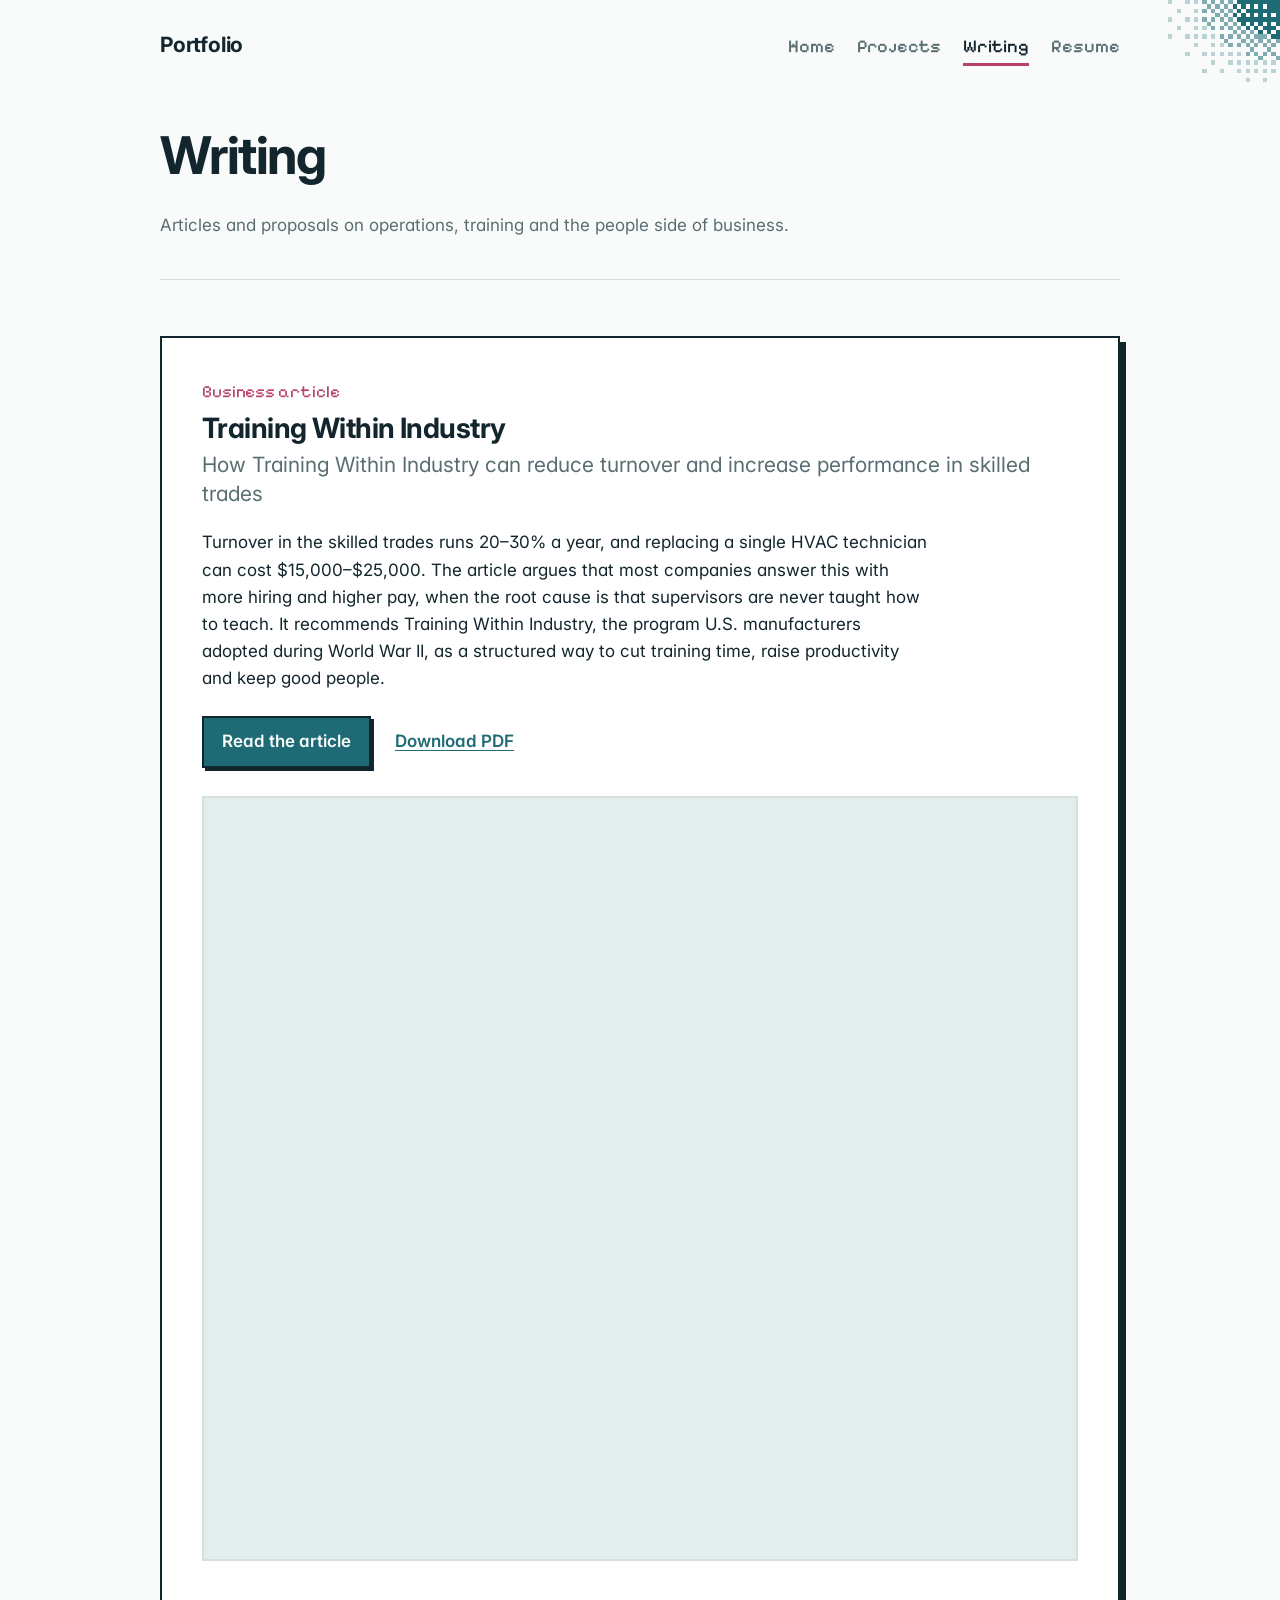
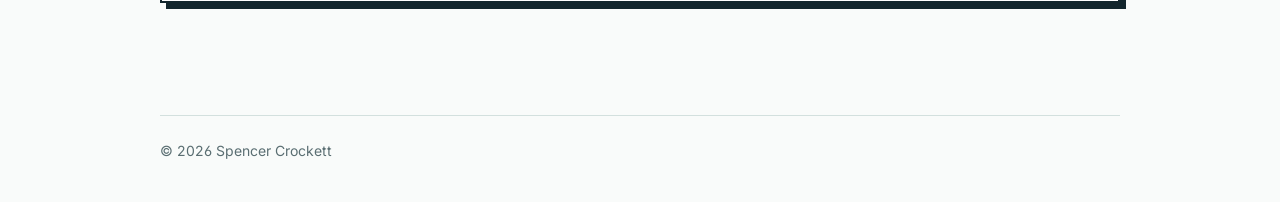
<file: html/writing.html>
<!DOCTYPE html>
<html lang="en">
<head>
    <meta charset="UTF-8">
    <meta name="viewport" content="width=device-width, initial-scale=1.0">
    <title>Writing | Spencer Crockett</title>
    <link rel="preconnect" href="https://fonts.googleapis.com">
    <link rel="preconnect" href="https://fonts.gstatic.com" crossorigin>
    <link href="https://fonts.googleapis.com/css2?family=Inter:wght@400;500;600;700&family=Pixelify+Sans:wght@500;600&display=swap" rel="stylesheet">
    <link rel="stylesheet" href="../styles/styles.css">
</head>
<body>
<svg class="pixel-fade" viewBox="0 0 26 20" shape-rendering="crispEdges" aria-hidden="true" focusable="false"><rect class="c" x="0" y="0" width="1" height="1"/><rect class="c" x="4" y="0" width="1" height="1"/><rect class="c" x="6" y="0" width="1" height="1"/><rect class="b" x="8" y="0" width="1" height="1"/><rect class="b" x="10" y="0" width="1" height="1"/><rect class="b" x="12" y="0" width="1" height="1"/><rect class="b" x="14" y="0" width="1" height="1"/><rect class="a" x="16" y="0" width="1" height="1"/><rect class="a" x="17" y="0" width="1" height="1"/><rect class="a" x="18" y="0" width="1" height="1"/><rect class="a" x="19" y="0" width="1" height="1"/><rect class="a" x="20" y="0" width="1" height="1"/><rect class="a" x="21" y="0" width="1" height="1"/><rect class="a" x="22" y="0" width="1" height="1"/><rect class="a" x="23" y="0" width="1" height="1"/><rect class="a" x="24" y="0" width="1" height="1"/><rect class="a" x="25" y="0" width="1" height="1"/><rect class="b" x="9" y="1" width="1" height="1"/><rect class="b" x="11" y="1" width="1" height="1"/><rect class="b" x="13" y="1" width="1" height="1"/><rect class="a" x="15" y="1" width="1" height="1"/><rect class="a" x="17" y="1" width="1" height="1"/><rect class="a" x="19" y="1" width="1" height="1"/><rect class="a" x="21" y="1" width="1" height="1"/><rect class="a" x="23" y="1" width="1" height="1"/><rect class="a" x="24" y="1" width="1" height="1"/><rect class="a" x="25" y="1" width="1" height="1"/><rect class="c" x="2" y="2" width="1" height="1"/><rect class="c" x="6" y="2" width="1" height="1"/><rect class="b" x="8" y="2" width="1" height="1"/><rect class="b" x="10" y="2" width="1" height="1"/><rect class="b" x="12" y="2" width="1" height="1"/><rect class="b" x="14" y="2" width="1" height="1"/><rect class="a" x="16" y="2" width="1" height="1"/><rect class="a" x="18" y="2" width="1" height="1"/><rect class="a" x="19" y="2" width="1" height="1"/><rect class="a" x="20" y="2" width="1" height="1"/><rect class="a" x="21" y="2" width="1" height="1"/><rect class="a" x="22" y="2" width="1" height="1"/><rect class="a" x="23" y="2" width="1" height="1"/><rect class="a" x="24" y="2" width="1" height="1"/><rect class="a" x="25" y="2" width="1" height="1"/><rect class="b" x="11" y="3" width="1" height="1"/><rect class="b" x="13" y="3" width="1" height="1"/><rect class="a" x="15" y="3" width="1" height="1"/><rect class="a" x="17" y="3" width="1" height="1"/><rect class="a" x="19" y="3" width="1" height="1"/><rect class="a" x="21" y="3" width="1" height="1"/><rect class="a" x="23" y="3" width="1" height="1"/><rect class="a" x="25" y="3" width="1" height="1"/><rect class="c" x="0" y="4" width="1" height="1"/><rect class="c" x="4" y="4" width="1" height="1"/><rect class="c" x="6" y="4" width="1" height="1"/><rect class="b" x="8" y="4" width="1" height="1"/><rect class="b" x="10" y="4" width="1" height="1"/><rect class="b" x="12" y="4" width="1" height="1"/><rect class="b" x="14" y="4" width="1" height="1"/><rect class="a" x="16" y="4" width="1" height="1"/><rect class="a" x="17" y="4" width="1" height="1"/><rect class="a" x="18" y="4" width="1" height="1"/><rect class="a" x="19" y="4" width="1" height="1"/><rect class="a" x="20" y="4" width="1" height="1"/><rect class="a" x="21" y="4" width="1" height="1"/><rect class="a" x="22" y="4" width="1" height="1"/><rect class="a" x="23" y="4" width="1" height="1"/><rect class="a" x="24" y="4" width="1" height="1"/><rect class="a" x="25" y="4" width="1" height="1"/><rect class="b" x="9" y="5" width="1" height="1"/><rect class="b" x="13" y="5" width="1" height="1"/><rect class="b" x="15" y="5" width="1" height="1"/><rect class="a" x="17" y="5" width="1" height="1"/><rect class="a" x="19" y="5" width="1" height="1"/><rect class="a" x="21" y="5" width="1" height="1"/><rect class="a" x="23" y="5" width="1" height="1"/><rect class="a" x="25" y="5" width="1" height="1"/><rect class="c" x="2" y="6" width="1" height="1"/><rect class="c" x="6" y="6" width="1" height="1"/><rect class="c" x="8" y="6" width="1" height="1"/><rect class="b" x="10" y="6" width="1" height="1"/><rect class="b" x="12" y="6" width="1" height="1"/><rect class="b" x="14" y="6" width="1" height="1"/><rect class="b" x="16" y="6" width="1" height="1"/><rect class="a" x="18" y="6" width="1" height="1"/><rect class="a" x="20" y="6" width="1" height="1"/><rect class="a" x="22" y="6" width="1" height="1"/><rect class="a" x="23" y="6" width="1" height="1"/><rect class="a" x="24" y="6" width="1" height="1"/><rect class="b" x="15" y="7" width="1" height="1"/><rect class="b" x="17" y="7" width="1" height="1"/><rect class="b" x="19" y="7" width="1" height="1"/><rect class="a" x="21" y="7" width="1" height="1"/><rect class="a" x="23" y="7" width="1" height="1"/><rect class="a" x="25" y="7" width="1" height="1"/><rect class="c" x="0" y="8" width="1" height="1"/><rect class="c" x="4" y="8" width="1" height="1"/><rect class="c" x="6" y="8" width="1" height="1"/><rect class="c" x="8" y="8" width="1" height="1"/><rect class="c" x="10" y="8" width="1" height="1"/><rect class="b" x="12" y="8" width="1" height="1"/><rect class="b" x="14" y="8" width="1" height="1"/><rect class="b" x="16" y="8" width="1" height="1"/><rect class="b" x="18" y="8" width="1" height="1"/><rect class="b" x="20" y="8" width="1" height="1"/><rect class="b" x="21" y="8" width="1" height="1"/><rect class="b" x="22" y="8" width="1" height="1"/><rect class="a" x="24" y="8" width="1" height="1"/><rect class="a" x="25" y="8" width="1" height="1"/><rect class="b" x="13" y="9" width="1" height="1"/><rect class="b" x="17" y="9" width="1" height="1"/><rect class="b" x="19" y="9" width="1" height="1"/><rect class="b" x="21" y="9" width="1" height="1"/><rect class="b" x="23" y="9" width="1" height="1"/><rect class="b" x="25" y="9" width="1" height="1"/><rect class="c" x="6" y="10" width="1" height="1"/><rect class="c" x="10" y="10" width="1" height="1"/><rect class="c" x="12" y="10" width="1" height="1"/><rect class="b" x="14" y="10" width="1" height="1"/><rect class="b" x="16" y="10" width="1" height="1"/><rect class="b" x="18" y="10" width="1" height="1"/><rect class="b" x="20" y="10" width="1" height="1"/><rect class="b" x="22" y="10" width="1" height="1"/><rect class="b" x="24" y="10" width="1" height="1"/><rect class="b" x="19" y="11" width="1" height="1"/><rect class="b" x="23" y="11" width="1" height="1"/><rect class="c" x="4" y="12" width="1" height="1"/><rect class="c" x="8" y="12" width="1" height="1"/><rect class="c" x="10" y="12" width="1" height="1"/><rect class="c" x="12" y="12" width="1" height="1"/><rect class="c" x="14" y="12" width="1" height="1"/><rect class="c" x="16" y="12" width="1" height="1"/><rect class="b" x="18" y="12" width="1" height="1"/><rect class="b" x="20" y="12" width="1" height="1"/><rect class="b" x="22" y="12" width="1" height="1"/><rect class="b" x="24" y="12" width="1" height="1"/><rect class="b" x="21" y="13" width="1" height="1"/><rect class="b" x="25" y="13" width="1" height="1"/><rect class="c" x="10" y="14" width="1" height="1"/><rect class="c" x="14" y="14" width="1" height="1"/><rect class="c" x="16" y="14" width="1" height="1"/><rect class="c" x="18" y="14" width="1" height="1"/><rect class="c" x="20" y="14" width="1" height="1"/><rect class="c" x="22" y="14" width="1" height="1"/><rect class="c" x="24" y="14" width="1" height="1"/><rect class="c" x="8" y="16" width="1" height="1"/><rect class="c" x="12" y="16" width="1" height="1"/><rect class="c" x="16" y="16" width="1" height="1"/><rect class="c" x="18" y="16" width="1" height="1"/><rect class="c" x="20" y="16" width="1" height="1"/><rect class="c" x="22" y="16" width="1" height="1"/><rect class="c" x="24" y="16" width="1" height="1"/><rect class="c" x="18" y="18" width="1" height="1"/><rect class="c" x="22" y="18" width="1" height="1"/></svg>

<header class="site-header">
    <a class="site-name" href="../index.html">Portfolio</a>
    <nav class="site-nav" aria-label="Main">
        <a href="../index.html">Home</a>
        <a href="projects.html">Projects</a>
        <a href="writing.html" aria-current="page">Writing</a>
        <a href="resume.html">Resume</a>
    </nav>
</header>

<main>
    <section class="page-head">
        <h1>Writing</h1>
        <p>Articles and proposals on operations, training and the people side of business.</p>
    </section>

    <section class="section">
        <article class="piece" id="training-within-industry">
            <p class="kind">Business article</p>
            <h2>Training Within Industry</h2>
            <p class="piece-sub">How Training Within Industry can reduce turnover and increase performance in skilled trades</p>
            <p>Turnover in the skilled trades runs 20–30% a year, and replacing a single HVAC technician can cost $15,000–$25,000. The article argues that most companies answer this with more hiring and higher pay, when the root cause is that supervisors are never taught how to teach. It recommends Training Within Industry, the program U.S. manufacturers adopted during World War II, as a structured way to cut training time, raise productivity and keep good people.</p>
            <p class="actions">
                <a class="btn" href="../files/Training-Within-Industry_Spencer-Crockett.pdf" target="_blank" rel="noopener">Read the article</a>
                <a href="../files/Training-Within-Industry_Spencer-Crockett.pdf" download>Download PDF</a>
            </p>
            <div class="pdf-frame">
                <iframe src="../files/Training-Within-Industry_Spencer-Crockett.pdf#view=FitH" title="Training Within Industry article, PDF" loading="lazy"></iframe>
            </div>
        </article>
    </section>
</main>

<footer class="site-footer">
    <p>© 2026 Spencer Crockett</p>
</footer>

</body>
</html>
</file>
<file: styles/styles.css>
/* Spencer Crockett, portfolio
   Palette from the Great Salt Lake: salt flats, basin water, the pink north arm.
   8-bit accents: a pixel face for the name, square corners, hard shadows on what you click. */

:root {
  --salt: #f9fbfa;
  --ink: #13262d;
  --lake: #1e6b76;
  --lake-deep: #154f58;
  --brine: #e3edeb;
  --slate: #5a6e72;
  --line: #d3e0de;
  --north-arm: #b8406f;
  --surface: #ffffff;
  --shadow: #13262d;
  --block-empty: #d3e0de;

  --font-pixel: "Pixelify Sans", "Courier New", monospace;
  --font-display: "Inter", system-ui, -apple-system, "Segoe UI", sans-serif;
  --font-body: "Inter", system-ui, -apple-system, "Segoe UI", sans-serif;

  --step--1: 0.875rem;
  --step-0: 1.0625rem;
  --step-1: 1.3125rem;
  --step-2: 1.75rem;
  --step-3: clamp(2.5rem, 7vw, 4.25rem);

  --measure: 66ch;
  --page: 1040px;
  --gutter: clamp(16px, 4vw, 40px);
}

@media (prefers-color-scheme: dark) {
  :root {
    --salt: #0f1d22;
    --ink: #e6efed;
    --lake: #6cbac4;
    --lake-deep: #8fcdd5;
    --brine: #172b31;
    --slate: #9db0b3;
    --line: #26414a;
    --north-arm: #e77ba3;
    --surface: #132429;
    --shadow: #4f9aa5;
    --block-empty: #26414a;
  }
}

*, *::before, *::after { box-sizing: border-box; }

html { -webkit-text-size-adjust: 100%; }

body {
  margin: 0;
  background: var(--salt);
  color: var(--ink);
  font-family: var(--font-body);
  font-size: var(--step-0);
  line-height: 1.6;
  font-feature-settings: "cv11", "ss01";
}

img { max-width: 100%; height: auto; display: block; }

a { color: var(--lake); text-underline-offset: 0.2em; text-decoration-thickness: 1px; }
a:hover { color: var(--lake-deep); text-decoration-thickness: 2px; }
:focus-visible { outline: 2px solid var(--north-arm); outline-offset: 3px; }

h1, h2, h3 {
  font-family: var(--font-display);
  line-height: 1.15;
  letter-spacing: -0.02em;
  margin: 0 0 0.5em;
  text-wrap: balance;
}
h1 { font-size: var(--step-3); font-weight: 700; letter-spacing: -0.03em; }
h2 { font-size: var(--step-2); font-weight: 700; }
h3 { font-size: var(--step-1); font-weight: 600; }
p, ul, ol { margin: 0 0 1em; }
p, li { max-width: var(--measure); }

/* ---------- Page frame ---------- */

.site-header,
main,
.site-footer {
  max-width: var(--page);
  margin: 0 auto;
  padding-left: var(--gutter);
  padding-right: var(--gutter);
}

.site-header {
  display: flex;
  flex-wrap: wrap;
  align-items: baseline;
  justify-content: space-between;
  gap: 8px 24px;
  padding-top: 28px;
  padding-bottom: 28px;
}

.site-name {
  font-family: var(--font-display);
  font-weight: 700;
  font-size: var(--step-1);
  color: var(--ink);
  text-decoration: none;
  letter-spacing: -0.01em;
}
.site-name:hover { color: var(--ink); }

.site-nav { display: flex; flex-wrap: wrap; gap: 4px 22px; }
.site-nav a {
  font-family: var(--font-pixel);
  font-size: 1.125rem;
  color: var(--slate);
  text-decoration: none;
  font-weight: 500;
  padding: 2px 0;
  border-bottom: 3px solid transparent;
}
.site-nav a:hover { color: var(--ink); }
.site-nav a[aria-current="page"] { color: var(--ink); border-bottom-color: var(--north-arm); }

main { padding-bottom: 72px; }

/* Pixel fade in the page's empty top-right corner, shown only where the margin is wide enough */
body { position: relative; }
.site-header, main, .site-footer { position: relative; z-index: 1; }
.pixel-fade {
  position: absolute;
  top: 0;
  right: 0;
  width: min(208px, calc((100vw - var(--page)) / 2 - 8px));
  aspect-ratio: 26 / 20;
  height: auto;
  pointer-events: none;
  display: none;
}
.pixel-fade .a { fill: var(--lake); }
.pixel-fade .b { fill: var(--lake); opacity: 0.55; }
.pixel-fade .c { fill: var(--lake); opacity: 0.28; }
@media (min-width: 1240px) { .pixel-fade { display: block; } }

.section { padding: 56px 0 8px; border-top: 1px solid var(--line); }
.section:first-of-type { border-top: 0; }
.section > h2 { margin-bottom: 24px; }

.site-footer {
  padding-bottom: 40px;
  color: var(--slate);
  font-size: var(--step--1);
}
.site-footer p { margin: 0; max-width: none; padding-top: 24px; border-top: 1px solid var(--line); }

/* ---------- Home ---------- */

.intro {
  padding: 40px 0 64px;
  display: grid;
  gap: 32px 48px;
  align-items: center;
}
@media (min-width: 820px) { .intro { grid-template-columns: minmax(0, 1fr) minmax(0, 340px); } }
.intro h1 { margin-bottom: 0.3em; }
.headshot {
  display: block;
  width: 100%;
  max-width: 300px;
  height: auto;
  aspect-ratio: 1;
  object-fit: cover;
  border-radius: 50%;
  border: 3px solid var(--shadow);
  box-shadow: 6px 6px 0 var(--shadow);
  justify-self: end;
}
.intro .role { font-size: var(--step-1); color: var(--lake); font-weight: 500; margin-bottom: 0.6em; }
.intro .lede { font-size: var(--step-1); line-height: 1.5; max-width: 34ch; }
.intro .seeking { font-weight: 600; margin: 0.4em 0 0; padding-left: 18px; position: relative; max-width: 44ch; }
.intro .seeking::before { content: ""; position: absolute; left: 0; top: 0.5em; width: 9px; height: 9px; background: var(--north-arm); }
.intro-links { display: flex; flex-wrap: wrap; align-items: center; gap: 12px 24px; margin: 22px 0 0; }
.intro-links a:not(.btn) { font-weight: 600; }
.feature-role { font-size: var(--step--1); color: var(--slate); font-weight: 500; }
.project-role { margin: 0.9em 0 0; font-size: var(--step--1); color: var(--ink); border-left: 4px solid var(--lake); padding-left: 12px; }

@media (max-width: 819px) { .headshot { max-width: 168px; justify-self: start; order: -1; } }

.about { display: grid; gap: 8px 48px; grid-template-columns: 1fr; }
.about .facts { list-style: none; padding: 0; margin: 0; display: grid; gap: 18px; align-content: start; }
.about .facts li { border-left: 4px solid var(--lake); padding-left: 14px; }
.about .facts strong {
  display: block;
  font-family: var(--font-display);
  font-weight: 700;
  font-size: var(--step-2);
  line-height: 1.1;
  letter-spacing: -0.02em;
  font-variant-numeric: tabular-nums;
}
.about .facts span { color: var(--slate); font-size: var(--step--1); }
@media (min-width: 760px) { .about { grid-template-columns: minmax(0, 1.7fr) minmax(0, 1fr); } }

/* Featured project */
.feature {
  display: grid;
  gap: 28px;
  background: var(--brine);
  border: 2px solid var(--shadow);
  box-shadow: 6px 6px 0 var(--shadow);
  padding: clamp(22px, 4vw, 40px);
  margin-bottom: 28px;
}
.feature h3 { font-size: var(--step-2); }
.feature p { max-width: 52ch; }
.feature .open {
  display: inline-block;
  background: var(--lake);
  color: var(--salt);
  text-decoration: none;
  font-weight: 600;
  padding: 10px 18px;
  border: 2px solid var(--shadow);
  box-shadow: 3px 3px 0 var(--shadow);
}
.feature .open:hover { background: var(--lake-deep); color: var(--salt); }
.feature .open:active { transform: translate(3px, 3px); box-shadow: 0 0 0 var(--shadow); }
@media (min-width: 820px) { .feature { grid-template-columns: minmax(0, 1.25fr) minmax(0, 1fr); align-items: center; } }

/* Lake-level gauge (scale 4,186 to 4,207 ft) */
.gauge { margin: 0; }
.gauge figcaption { font-size: var(--step--1); color: var(--slate); margin-top: 10px; max-width: 40ch; }
.gauge-track {
  position: relative;
  height: 200px;
  max-width: 260px;
  border-left: 1px solid var(--slate);
  margin-left: 64px;
}
.gauge-blocks {
  position: absolute;
  left: 4px;
  top: 0;
  bottom: 0;
  width: 38px;
  display: flex;
  flex-direction: column-reverse;
  gap: 2px;
}
.gauge-blocks span { flex: 1; background: var(--block-empty); }
.gauge-blocks span.healthy { background: transparent; outline: 2px solid var(--lake); outline-offset: -2px; }
.gauge-blocks span.water { background: var(--lake); }
.gauge-mark {
  position: absolute;
  left: -64px;
  right: 0;
  display: flex;
  align-items: center;
  gap: 10px;
  transform: translateY(50%);
  font-size: var(--step--1);
  line-height: 1.2;
}
.gauge-mark .ft { width: 54px; text-align: right; font-variant-numeric: tabular-nums; color: var(--slate); }
.gauge-mark .tick { width: 46px; height: 2px; background: var(--slate); flex: none; margin-left: -1px; opacity: .5; }
.gauge-mark.now .tick { height: 4px; background: var(--north-arm); opacity: 1; }
.gauge-mark.now .ft, .gauge-mark.now .lbl { color: var(--ink); font-weight: 600; }
.gauge-mark .lbl { color: var(--slate); }

/* Other projects */
.projects { margin-bottom: 48px; display: grid; gap: 20px; grid-template-columns: repeat(auto-fit, minmax(min(100%, 300px), 1fr)); }
.project {
  border: 2px solid var(--line);
  background: var(--surface);
  padding: 22px 22px 18px;
  display: flex;
  flex-direction: column;
}
.project p { color: var(--slate); flex: 1; }
.project a { font-weight: 600; }

/* ---------- Resume ---------- */

.resume-head { padding: 32px 0 40px; }
.resume-head h1 { font-size: clamp(2.25rem, 6vw, 3.25rem); }
.resume-head p { color: var(--slate); margin: 0; }


.skills { display: grid; grid-template-columns: max-content 1fr; gap: 8px 24px; margin: 0; }
.skills dt { font-weight: 600; }
.skills dd { margin: 0; color: var(--slate); }
@media (max-width: 520px) { .skills { grid-template-columns: 1fr; } .skills dd { margin-bottom: 10px; } }


@media (prefers-reduced-motion: reduce) {
  .feature .open:active { transform: none; }
}

/* ---------- Resume entries ---------- */

.resume-head .contact { display: flex; flex-wrap: wrap; gap: 4px 20px; }
.resume-head .resume-download { margin-top: 22px; }
.entry { margin-bottom: 32px; }
.entry-head { display: flex; flex-wrap: wrap; justify-content: space-between; align-items: baseline; gap: 0 16px; }
.entry-head h3 { margin: 0; }
.entry-head p { margin: 0; max-width: none; }
.entry-head .when, .entry-head .where { color: var(--slate); font-size: var(--step--1); font-variant-numeric: tabular-nums; }
.entry-head.sub { margin: 2px 0 10px; font-weight: 500; }
.entry ul { padding-left: 1.2em; margin-top: 8px; }
.entry li { margin-bottom: 0.35em; }
.coursework { color: var(--slate); font-size: var(--step--1); }

.feature .award { font-weight: 600; color: var(--north-arm); font-size: var(--step--1); margin-bottom: 0.5em; }

/* ---------- Writing ---------- */

.page-head { padding: 32px 0 40px; }
.page-head h1 { font-size: clamp(2.25rem, 6vw, 3.25rem); }
.page-head p { color: var(--slate); margin: 0; }

.piece { border: 2px solid var(--shadow); box-shadow: 6px 6px 0 var(--shadow); background: var(--surface); padding: clamp(22px, 4vw, 40px); margin-bottom: 32px; }
.piece .kind { font-family: var(--font-pixel); font-size: var(--step-0); color: var(--north-arm); margin-bottom: 0.4em; }
.piece h2 { margin-bottom: 0.2em; }
.piece .piece-sub { color: var(--slate); font-size: var(--step-1); line-height: 1.4; margin-bottom: 1em; }
.piece .actions { display: flex; flex-wrap: wrap; align-items: center; gap: 12px 24px; margin: 24px 0 28px; }
.piece .actions a:not(.btn) { font-weight: 600; }
.btn {
  display: inline-block;
  background: var(--lake);
  color: var(--salt);
  text-decoration: none;
  font-weight: 600;
  padding: 10px 18px;
  border: 2px solid var(--shadow);
  box-shadow: 3px 3px 0 var(--shadow);
}
.btn:hover { background: var(--lake-deep); color: var(--salt); }
.btn:active { transform: translate(3px, 3px); box-shadow: 0 0 0 var(--shadow); }
.pdf-frame { border: 2px solid var(--line); background: var(--brine); height: min(85vh, 1100px); }
.pdf-frame iframe { width: 100%; height: 100%; border: 0; display: block; }
@media (max-width: 700px) { .pdf-frame { display: none; } }
@media (prefers-reduced-motion: reduce) { .btn:active { transform: none; } }


/* ---------- Projects ---------- */

.project-list { list-style: none; margin: 0; padding: 0; display: grid; gap: 28px; }
.project-item {
  position: relative;
  max-width: none;
  border: 2px solid var(--shadow);
  box-shadow: 6px 6px 0 var(--shadow);
  background: var(--surface);
  padding: clamp(22px, 4vw, 36px);
}
.project-item .kind { font-family: var(--font-pixel); font-size: var(--step-0); color: var(--north-arm); margin-bottom: 0.4em; }
.project-item h2 { margin-bottom: 0.4em; }
.project-icon {
  display: block;
  width: 100%;
  max-width: 220px;
  height: auto;
  image-rendering: pixelated;
  border: 2px solid var(--shadow);
  box-shadow: 4px 4px 0 var(--shadow);
  margin-bottom: 20px;
}
@media (min-width: 760px) {
  .project-item { display: grid; grid-template-columns: 200px minmax(0, 1fr); gap: 32px; align-items: start; }
  .project-icon { margin: 6px 0 0; }
}
.project-item h2 a { color: var(--ink); text-decoration: underline; text-decoration-color: var(--lake); text-decoration-thickness: 3px; text-underline-offset: 0.18em; }
.project-item h2 a:hover { color: var(--lake); }
/* the whole card opens the project; the title link carries the name for screen readers and keyboards */
.project-item h2 a::after { content: ""; position: absolute; inset: 0; }
.project-item:hover { box-shadow: 8px 8px 0 var(--shadow); transform: translate(-2px, -2px); }
.project-item:has(a:focus-visible) { outline: 2px solid var(--north-arm); outline-offset: 4px; }
.project-item h2 a:focus-visible { outline: none; }
.project-summary { color: var(--slate); margin: 0; }
.project-summary + .project-summary { margin-top: 0.75em; }
@media (prefers-reduced-motion: reduce) { .project-item:hover { transform: none; } }
</file>
